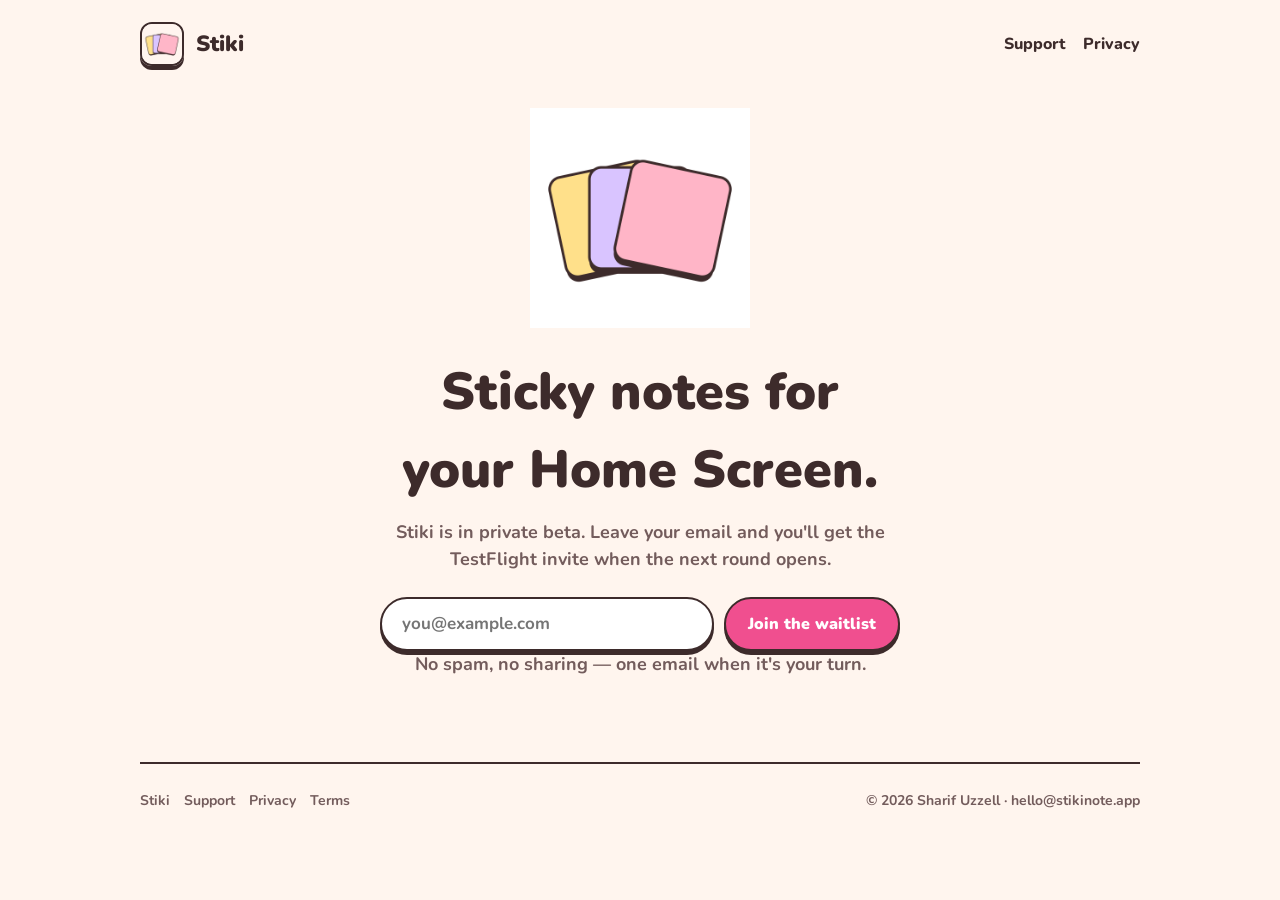
<file: index.html>
<!doctype html>
<html lang="en">
<head>
<meta charset="utf-8">
<meta name="viewport" content="width=device-width, initial-scale=1">
<title>Stiki — coming soon</title>
<meta name="description" content="Sticky notes for your Home Screen. Write a note, pin it as a widget — and let Stacks cycle your quotes and affirmations through the day.">
<link rel="icon" href="/icon.png">
<link rel="apple-touch-icon" href="/icon.png">
<meta property="og:title" content="Stiki: Sticky Notes & Widgets">
<meta property="og:description" content="Sticky notes for your Home Screen. Write a note, pin it as a widget — and let Stacks cycle your quotes and affirmations through the day.">
<meta property="og:image" content="https://stikinote.app/og.png">
<link rel="preconnect" href="https://fonts.googleapis.com">
<link href="https://fonts.googleapis.com/css2?family=Nunito:wght@600;700;800;900&display=swap" rel="stylesheet">
<link rel="stylesheet" href="/style.css">
</head>
<body>
<div class="wrap">
<header>
  <a class="brand" href="/"><img src="/icon.png" alt="" width="44" height="44">Stiki</a>
  <nav><a href="/support">Support</a><a href="/privacy">Privacy</a></nav>
</header>
<section class="holding">
  <div class="wait">
    <img src="/logo.png" alt="Three Stiki sticky notes fanned out">
    <h1>Sticky notes for your Home Screen.</h1>
    <p>Stiki is in private beta. Leave your email and you'll get the TestFlight invite when the next round opens.</p>
    <form id="waitlist" class="waitlist" action="WAITLIST_ENDPOINT" method="POST">
      <label class="sr" for="email">Email</label>
      <input id="email" name="email" type="email" inputmode="email" autocomplete="email" placeholder="you@example.com" required>
      <input type="text" name="_gotcha" class="sr" tabindex="-1" autocomplete="off">
      <button class="chip accent" type="submit">Join the waitlist</button>
    </form>
    <p class="fine-note" id="note">No spam, no sharing — one email when it's your turn.</p>
  </div>
</section>
<footer>
  <div><a href="/">Stiki</a><a href="/support">Support</a><a href="/privacy">Privacy</a><a href="/terms">Terms</a></div>
  <div>© 2026 Sharif Uzzell · hello@stikinote.app</div>
</footer>
</div>
<script>
  // Until a form backend is wired (action="WAITLIST_ENDPOINT"), the form
  // hands off to the mail app — nothing is lost, nothing is collected here.
  const form = document.getElementById('waitlist');
  const note = document.getElementById('note');
  form.addEventListener('submit', async (e) => {
    const email = form.email.value.trim();
    if (form.action.endsWith('WAITLIST_ENDPOINT')) {
      e.preventDefault();
      location.href = 'mailto:hello@stikinote.app?subject=' + encodeURIComponent('Stiki waitlist') +
        '&body=' + encodeURIComponent('Please add ' + email + ' to the Stiki beta waitlist.');
      note.textContent = 'Opening your mail app — send that and you\'re on the list.';
      return;
    }
    e.preventDefault();
    try {
      const r = await fetch(form.action, { method: 'POST', headers: { 'Accept': 'application/json' },
        body: new FormData(form) });
      note.textContent = r.ok ? 'You\'re on the list. Talk soon.' : 'That didn\'t go through — email hello@stikinote.app instead.';
      if (r.ok) form.reset();
    } catch { note.textContent = 'That didn\'t go through — email hello@stikinote.app instead.'; }
  });
</script>
</body>
</html>
</file>
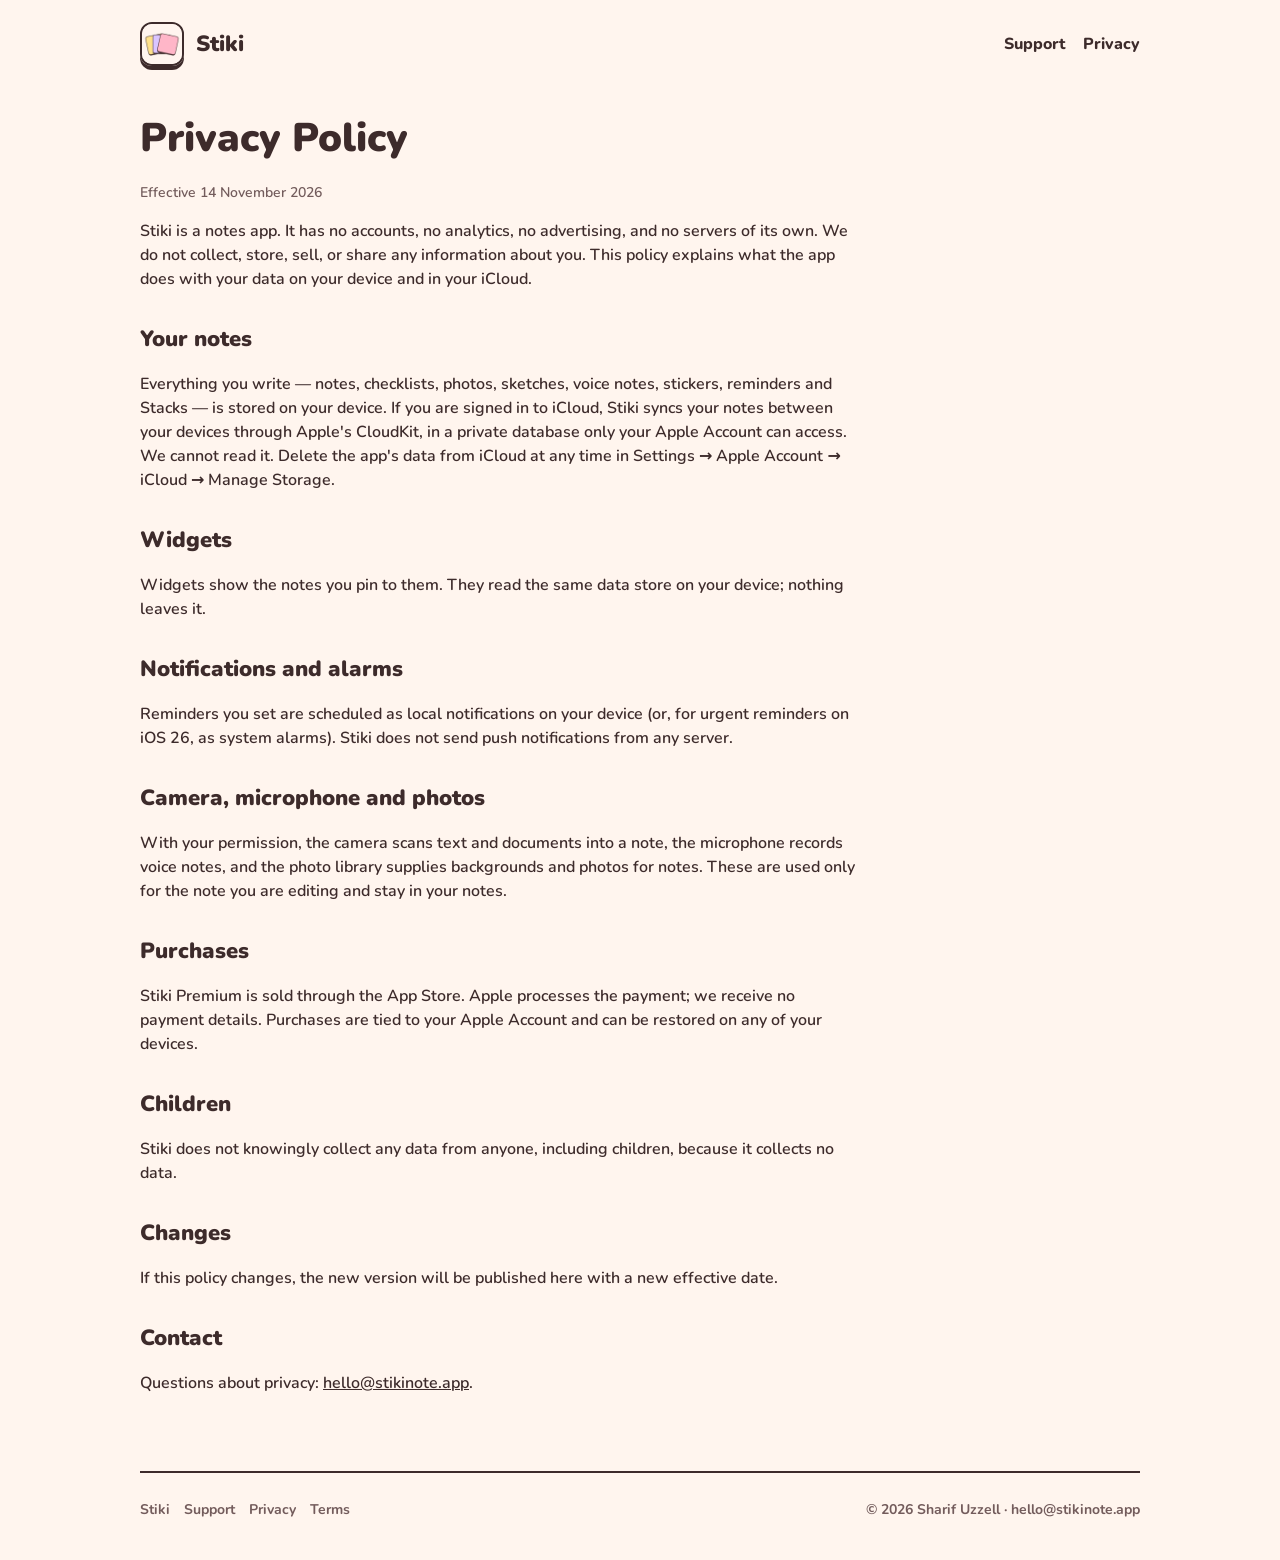
<file: privacy.html>
<!doctype html>
<html lang="en">
<head>
<meta charset="utf-8">
<meta name="viewport" content="width=device-width, initial-scale=1">
<title>Privacy Policy — Stiki</title>
<meta name="description" content="Stiki collects no data. Here is exactly what the app does with your notes.">
<link rel="icon" href="/icon.png">
<link rel="apple-touch-icon" href="/icon.png">
<meta property="og:title" content="Privacy Policy — Stiki">
<meta property="og:description" content="Stiki collects no data. Here is exactly what the app does with your notes.">
<meta property="og:image" content="https://stikinote.app/og.png">
<link rel="preconnect" href="https://fonts.googleapis.com">
<link href="https://fonts.googleapis.com/css2?family=Nunito:wght@600;700;800;900&display=swap" rel="stylesheet">
<link rel="stylesheet" href="/style.css">
</head>
<body>
<div class="wrap">
<header>
  <a class="brand" href="/"><img src="/icon.png" alt="" width="44" height="44">Stiki</a>
  <nav><a href="/support">Support</a><a href="/privacy">Privacy</a></nav>
</header>
<article class="prose">
<h1>Privacy Policy</h1>
<p class="date">Effective 14 November 2026</p>
<p>Stiki is a notes app. It has no accounts, no analytics, no advertising, and no servers of its own. We do not collect, store, sell, or share any information about you. This policy explains what the app does with your data on your device and in your iCloud.</p>

<h2>Your notes</h2>
<p>Everything you write — notes, checklists, photos, sketches, voice notes, stickers, reminders and Stacks — is stored on your device. If you are signed in to iCloud, Stiki syncs your notes between your devices through Apple's CloudKit, in a private database only your Apple Account can access. We cannot read it. Delete the app's data from iCloud at any time in Settings → Apple Account → iCloud → Manage Storage.</p>

<h2>Widgets</h2>
<p>Widgets show the notes you pin to them. They read the same data store on your device; nothing leaves it.</p>

<h2>Notifications and alarms</h2>
<p>Reminders you set are scheduled as local notifications on your device (or, for urgent reminders on iOS 26, as system alarms). Stiki does not send push notifications from any server.</p>

<h2>Camera, microphone and photos</h2>
<p>With your permission, the camera scans text and documents into a note, the microphone records voice notes, and the photo library supplies backgrounds and photos for notes. These are used only for the note you are editing and stay in your notes.</p>

<h2>Purchases</h2>
<p>Stiki Premium is sold through the App Store. Apple processes the payment; we receive no payment details. Purchases are tied to your Apple Account and can be restored on any of your devices.</p>

<h2>Children</h2>
<p>Stiki does not knowingly collect any data from anyone, including children, because it collects no data.</p>

<h2>Changes</h2>
<p>If this policy changes, the new version will be published here with a new effective date.</p>

<h2>Contact</h2>
<p>Questions about privacy: <a href="mailto:hello@stikinote.app">hello@stikinote.app</a>.</p>
</article>
<footer>
  <div><a href="/">Stiki</a><a href="/support">Support</a><a href="/privacy">Privacy</a><a href="/terms">Terms</a></div>
  <div>© 2026 Sharif Uzzell · hello@stikinote.app</div>
</footer>
</div>
</body>
</html>
</file>
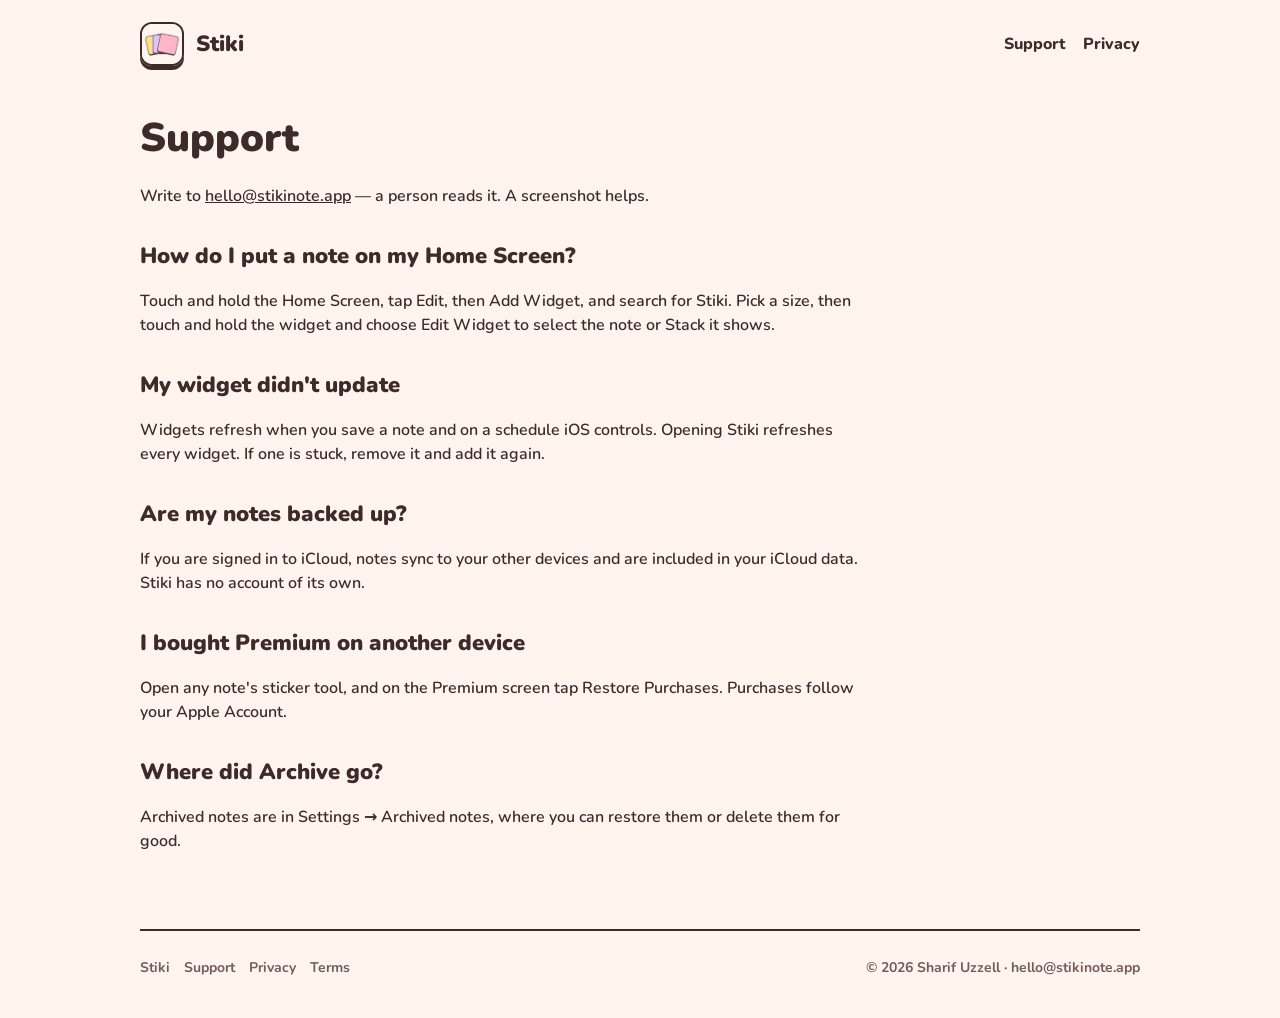
<file: support.html>
<!doctype html>
<html lang="en">
<head>
<meta charset="utf-8">
<meta name="viewport" content="width=device-width, initial-scale=1">
<title>Support — Stiki</title>
<meta name="description" content="Help with Stiki: widgets, sync, purchases.">
<link rel="icon" href="/icon.png">
<link rel="apple-touch-icon" href="/icon.png">
<meta property="og:title" content="Support — Stiki">
<meta property="og:description" content="Help with Stiki: widgets, sync, purchases.">
<meta property="og:image" content="https://stikinote.app/og.png">
<link rel="preconnect" href="https://fonts.googleapis.com">
<link href="https://fonts.googleapis.com/css2?family=Nunito:wght@600;700;800;900&display=swap" rel="stylesheet">
<link rel="stylesheet" href="/style.css">
</head>
<body>
<div class="wrap">
<header>
  <a class="brand" href="/"><img src="/icon.png" alt="" width="44" height="44">Stiki</a>
  <nav><a href="/support">Support</a><a href="/privacy">Privacy</a></nav>
</header>
<article class="prose">
<h1>Support</h1>
<p>Write to <a href="mailto:hello@stikinote.app">hello@stikinote.app</a> — a person reads it. A screenshot helps.</p>

<h2>How do I put a note on my Home Screen?</h2>
<p>Touch and hold the Home Screen, tap Edit, then Add Widget, and search for Stiki. Pick a size, then touch and hold the widget and choose Edit Widget to select the note or Stack it shows.</p>

<h2>My widget didn't update</h2>
<p>Widgets refresh when you save a note and on a schedule iOS controls. Opening Stiki refreshes every widget. If one is stuck, remove it and add it again.</p>

<h2>Are my notes backed up?</h2>
<p>If you are signed in to iCloud, notes sync to your other devices and are included in your iCloud data. Stiki has no account of its own.</p>

<h2>I bought Premium on another device</h2>
<p>Open any note's sticker tool, and on the Premium screen tap Restore Purchases. Purchases follow your Apple Account.</p>

<h2>Where did Archive go?</h2>
<p>Archived notes are in Settings → Archived notes, where you can restore them or delete them for good.</p>
</article>
<footer>
  <div><a href="/">Stiki</a><a href="/support">Support</a><a href="/privacy">Privacy</a><a href="/terms">Terms</a></div>
  <div>© 2026 Sharif Uzzell · hello@stikinote.app</div>
</footer>
</div>
</body>
</html>
</file>
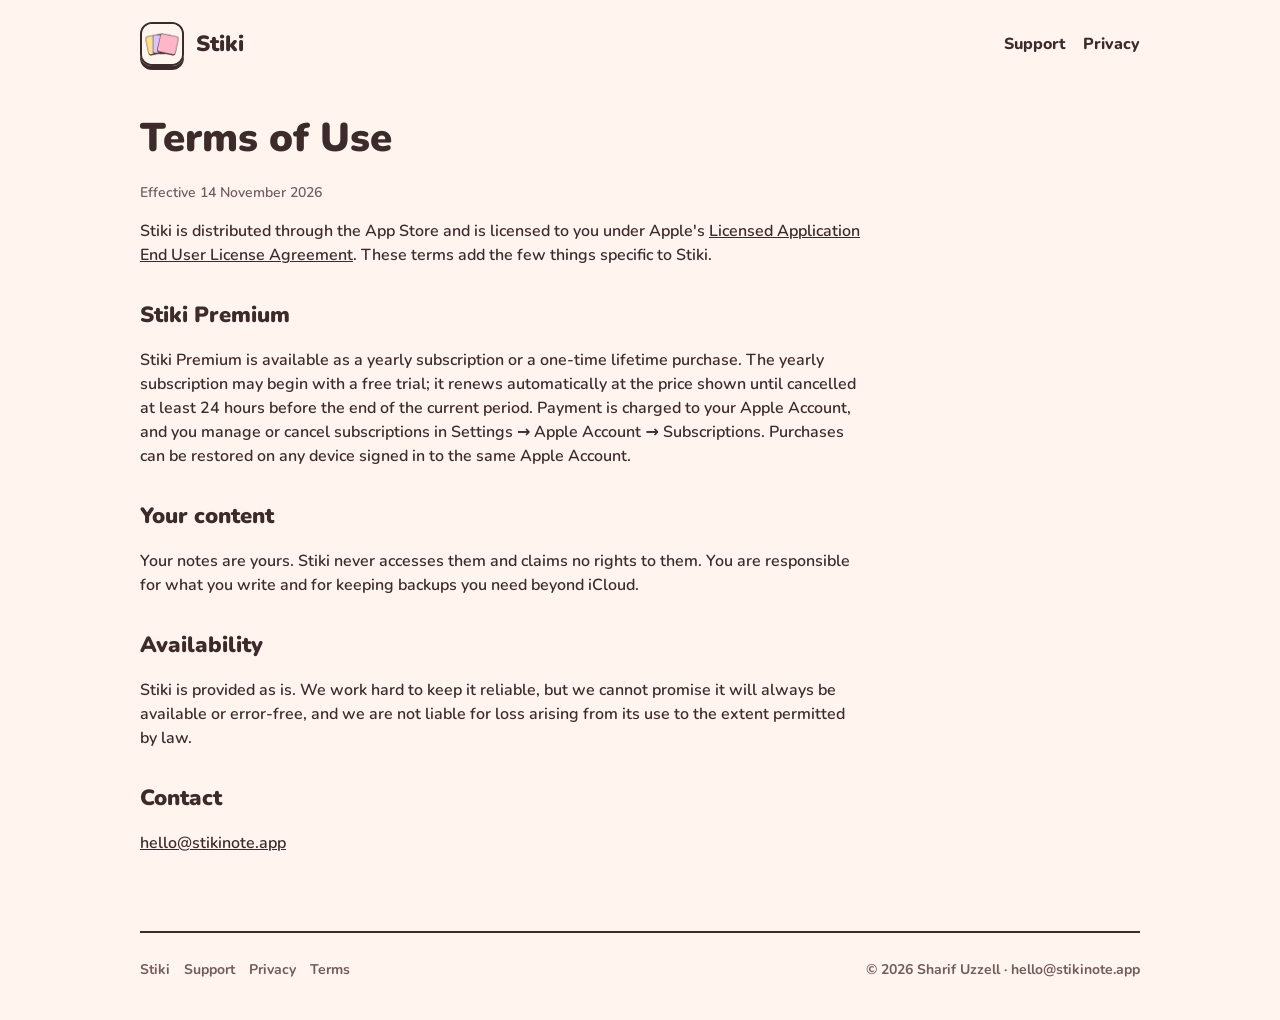
<file: terms.html>
<!doctype html>
<html lang="en">
<head>
<meta charset="utf-8">
<meta name="viewport" content="width=device-width, initial-scale=1">
<title>Terms of Use — Stiki</title>
<meta name="description" content="The terms for using Stiki and Stiki Premium.">
<link rel="icon" href="/icon.png">
<link rel="apple-touch-icon" href="/icon.png">
<meta property="og:title" content="Terms of Use — Stiki">
<meta property="og:description" content="The terms for using Stiki and Stiki Premium.">
<meta property="og:image" content="https://stikinote.app/og.png">
<link rel="preconnect" href="https://fonts.googleapis.com">
<link href="https://fonts.googleapis.com/css2?family=Nunito:wght@600;700;800;900&display=swap" rel="stylesheet">
<link rel="stylesheet" href="/style.css">
</head>
<body>
<div class="wrap">
<header>
  <a class="brand" href="/"><img src="/icon.png" alt="" width="44" height="44">Stiki</a>
  <nav><a href="/support">Support</a><a href="/privacy">Privacy</a></nav>
</header>
<article class="prose">
<h1>Terms of Use</h1>
<p class="date">Effective 14 November 2026</p>
<p>Stiki is distributed through the App Store and is licensed to you under Apple's <a href="https://www.apple.com/legal/internet-services/itunes/dev/stdeula/">Licensed Application End User License Agreement</a>. These terms add the few things specific to Stiki.</p>

<h2>Stiki Premium</h2>
<p>Stiki Premium is available as a yearly subscription or a one-time lifetime purchase. The yearly subscription may begin with a free trial; it renews automatically at the price shown until cancelled at least 24 hours before the end of the current period. Payment is charged to your Apple Account, and you manage or cancel subscriptions in Settings → Apple Account → Subscriptions. Purchases can be restored on any device signed in to the same Apple Account.</p>

<h2>Your content</h2>
<p>Your notes are yours. Stiki never accesses them and claims no rights to them. You are responsible for what you write and for keeping backups you need beyond iCloud.</p>

<h2>Availability</h2>
<p>Stiki is provided as is. We work hard to keep it reliable, but we cannot promise it will always be available or error-free, and we are not liable for loss arising from its use to the extent permitted by law.</p>

<h2>Contact</h2>
<p><a href="mailto:hello@stikinote.app">hello@stikinote.app</a></p>
</article>
<footer>
  <div><a href="/">Stiki</a><a href="/support">Support</a><a href="/privacy">Privacy</a><a href="/terms">Terms</a></div>
  <div>© 2026 Sharif Uzzell · hello@stikinote.app</div>
</footer>
</div>
</body>
</html>
</file>
<file: style.css>
/* Stiki — chunky paper on the web. Same ink, same candy, same drop. */
:root {
  --ink: #3d2b2b; --ground: #fff5ee; --chip: #ffffff; --accent: #f04f8f;
  --pink: #ffb5c7; --butter: #ffe08a; --sage: #b5ebc7; --ocean: #aed6ff; --lilac: #d9c4ff;
  --muted: #735c5c; --outline: 2.5px; --radius: 24px; --drop: 4px;
}
@media (prefers-color-scheme: dark) {
  :root { --ink: #f2e3db; --ground: #1c1417; --chip: #2a2022; --muted: #cbb9b3; }
}
* { box-sizing: border-box; }
html { scroll-behavior: smooth; }
body { margin: 0; background: var(--ground); color: var(--ink);
  font-family: "Nunito", -apple-system, system-ui, sans-serif; font-weight: 700; line-height: 1.5; }
a { color: inherit; }
.wrap { max-width: 1040px; margin: 0 auto; padding: 0 20px; }
header { display: flex; align-items: center; justify-content: space-between; padding: 22px 0; }
.brand { display: flex; align-items: center; gap: 12px; text-decoration: none; font-weight: 900; font-size: 22px; }
.brand img { width: 44px; height: 44px; border-radius: 12px; border: var(--outline) solid var(--ink); box-shadow: 0 var(--drop) 0 var(--ink); }
nav a { margin-left: 18px; text-decoration: none; font-weight: 800; }
.chip { display: inline-block; background: var(--chip); border: var(--outline) solid var(--ink); border-radius: 999px;
  box-shadow: 0 var(--drop) 0 var(--ink); padding: 12px 22px; font-weight: 900; text-decoration: none; transition: transform .12s; }
.chip:active { transform: translateY(3px); box-shadow: 0 1px 0 var(--ink); }
.chip.accent { background: var(--accent); color: #fff; }
.hero { display: grid; grid-template-columns: 1.1fr 1fr; gap: 40px; align-items: center; padding: 40px 0 60px; }
.hero h1 { font-size: clamp(38px, 6vw, 60px); line-height: 1.05; font-weight: 900; margin: 0 0 16px; }
.hero p { font-size: 20px; color: var(--muted); margin: 0 0 26px; }
.cta { display: flex; gap: 12px; flex-wrap: wrap; align-items: center; }
.fine { list-style: none; padding: 0; margin: 30px 0 0; display: flex; flex-wrap: wrap; gap: 6px 0;
  font-size: 14px; color: var(--muted); }
.fine li + li::before { content: "·"; margin: 0 10px; }
/* An exact 9:16 box so the video is never cropped: width from the height, never the other way round. */
.video { border: var(--outline) solid var(--ink); border-radius: var(--radius); box-shadow: 0 6px 0 var(--ink);
  overflow: hidden; background: var(--ground); width: min(100%, 360px); aspect-ratio: 9 / 16; margin: 0 auto; }
.video video, .video img { width: 100%; height: 100%; object-fit: contain; display: block; }
.features { display: grid; grid-template-columns: repeat(auto-fit, minmax(240px, 1fr)); gap: 20px; padding: 10px 0 60px; }
.card { position: relative; border: var(--outline) solid var(--ink); border-radius: var(--radius); box-shadow: 0 var(--drop) 0 var(--ink);
  padding: 22px 22px 26px; color: #3d2b2b; overflow: hidden; }
.card::after { content: ""; position: absolute; right: -2px; bottom: -2px; width: 30px; height: 30px;
  background: rgba(0,0,0,.18); clip-path: polygon(100% 0, 0 100%, 100% 100%); }
.card h3 { margin: 0 0 8px; font-size: 20px; font-weight: 900; }
.card p { margin: 0; font-weight: 700; }
.pink { background: var(--pink); } .butter { background: var(--butter); } .sage { background: var(--sage); }
.ocean { background: var(--ocean); } .lilac { background: var(--lilac); }
.shots { display: grid; grid-template-columns: repeat(auto-fit, minmax(220px, 1fr)); gap: 20px; padding: 0 0 60px; }
.shots img { width: 100%; border: var(--outline) solid var(--ink); border-radius: 28px; box-shadow: 0 6px 0 var(--ink); display: block; }
.prose { max-width: 720px; padding: 10px 0 60px; }
.prose h1 { font-size: 40px; font-weight: 900; margin: 10px 0 6px; }
.prose h2 { font-size: 22px; font-weight: 900; margin: 32px 0 8px; }
.prose p, .prose li { color: var(--ink); font-weight: 600; }
.prose .date { color: var(--muted); font-size: 14px; }
footer { border-top: var(--outline) solid var(--ink); padding: 26px 0 40px; font-size: 14px; color: var(--muted);
  display: flex; gap: 18px; flex-wrap: wrap; justify-content: space-between; }
footer a { text-decoration: none; margin-right: 14px; }
@media (max-width: 760px) { .hero { grid-template-columns: 1fr; } .video { width: min(100%, 300px); } nav a { margin-left: 12px; } }
.holding { min-height: 70vh; display: grid; place-items: center; text-align: center; padding: 20px 0 60px; }
.holding img { width: 220px; height: 220px; margin-bottom: 18px; }
.holding h1 { font-size: clamp(34px, 6vw, 52px); font-weight: 900; margin: 0 0 10px; }
.holding p { color: var(--muted); font-size: 18px; margin: 0 0 24px; }

.wait { max-width: 520px; }
.waitlist { display: flex; gap: 10px; flex-wrap: wrap; justify-content: center; margin-top: 6px; }
.waitlist input[type="email"] { flex: 1 1 240px; min-width: 0; font: inherit; font-weight: 700; font-size: 17px; color: var(--ink);
  background: var(--chip); border: var(--outline) solid var(--ink); border-radius: 999px; padding: 12px 20px; box-shadow: 0 var(--drop) 0 var(--ink); }
.waitlist input[type="email"]:focus { outline: 3px solid var(--accent); outline-offset: 2px; }
.waitlist button { cursor: pointer; font: inherit; font-weight: 900; font-size: 16px; }
.fine-note { font-size: 14px; color: var(--muted); margin-top: 18px; }
.sr { position: absolute; left: -9999px; width: 1px; height: 1px; overflow: hidden; }
</file>
